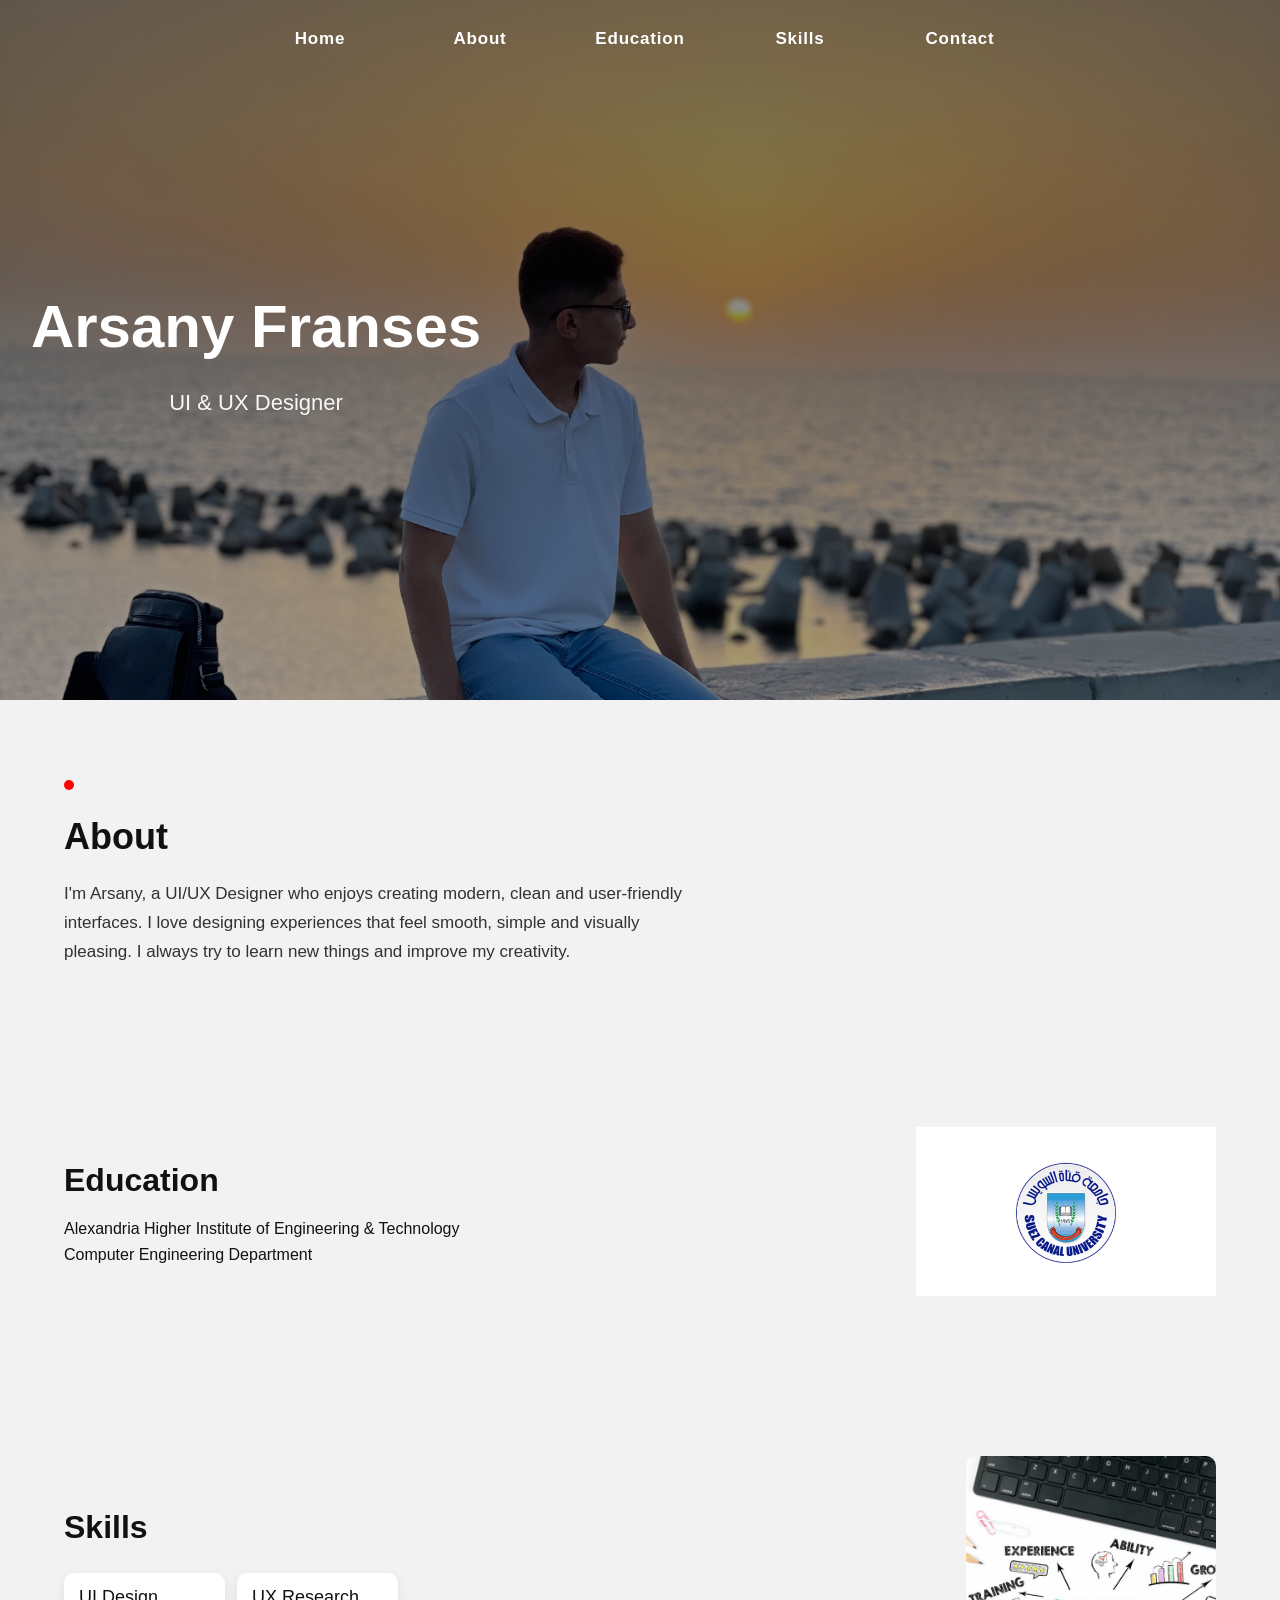
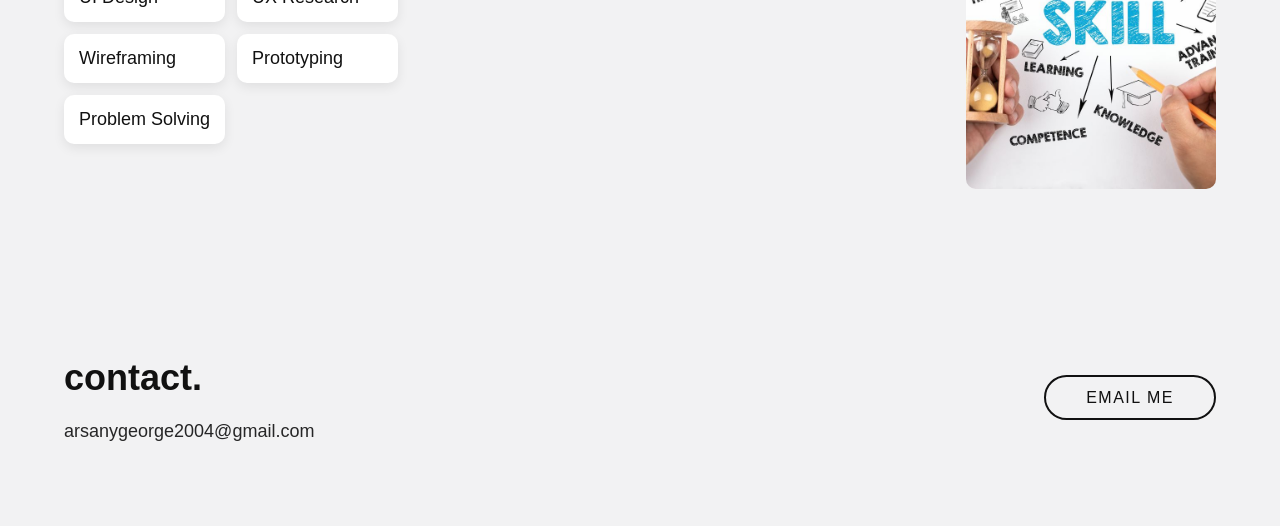
<file: index.html>
<!DOCTYPE html>
<html lang="en">
<head>
    <meta charset="UTF-8">
    <meta name="viewport" content="width=device-width, initial-scale=1.0">
    <title>Arsany Franses - Portfolio</title>
    <link rel="stylesheet" href="portfilio.css">
</head>
<body>


        <nav>
        <ul class="nav-links">
            <li><a href="#home">Home</a></li>
            <li><a href="#about">About</a></li>
            <li><a href="#education">Education</a></li>
            <li><a href="#skills">Skills</a></li>
            <li><a href="#contact">Contact</a></li>
        </ul>
    </nav> 

    <header class="hero">
        <img src="home.JPG" alt="Profile Background">
        <div class="hero-text">
            <h1>Arsany Franses</h1>
            <p>UI & UX Designer</p>
        </div>
    </header>

    <section id="about" class="about">
        <div class="container">
            <div class="about-text">
                <span class="dot"></span>
                <h2>About</h2>
                <p>
                    I'm Arsany, a UI/UX Designer who enjoys creating modern, clean and user-friendly interfaces.
                    I love designing experiences that feel smooth, simple and visually pleasing.
                    I always try to learn new things and improve my creativity.
                </p>
            </div>
        </div>
    </section>

    <section id="education" class="education">
        <div class="container">
            <img src="SCU-LOGO.png" class="edu-img" alt="">
            <div class="edu-text">
                <h2>Education</h2>
                <p>Alexandria Higher Institute of Engineering & Technology</p>
                <p>Computer Engineering Department</p>
            </div>
        </div>
    </section>

    <section id="skills" class="skills">
        <div class="container">
            <div class="skills-list">
                <h2>Skills</h2>
                <ul>
                    <li>UI Design</li>
                    <li>UX Research</li>
                    <li>Wireframing</li>
                    <li>Prototyping</li>
                    <li>Problem Solving</li>
                </ul>
            </div>

            <img src="skill.jpg" class="skills-img" alt="">
        </div>
    </section>

<section id="contact" class="contact">
    <div class="contact-left">
        <h2>contact.</h2>
        <p>arsanygeorge2004@gmail.com</p>
    </div>

    <div class="contact-right">
        <a href="mailto:arsany@gmail.com" class="email-btn">Email Me</a>
    </div>
</section>

</body>
</html>
</file>
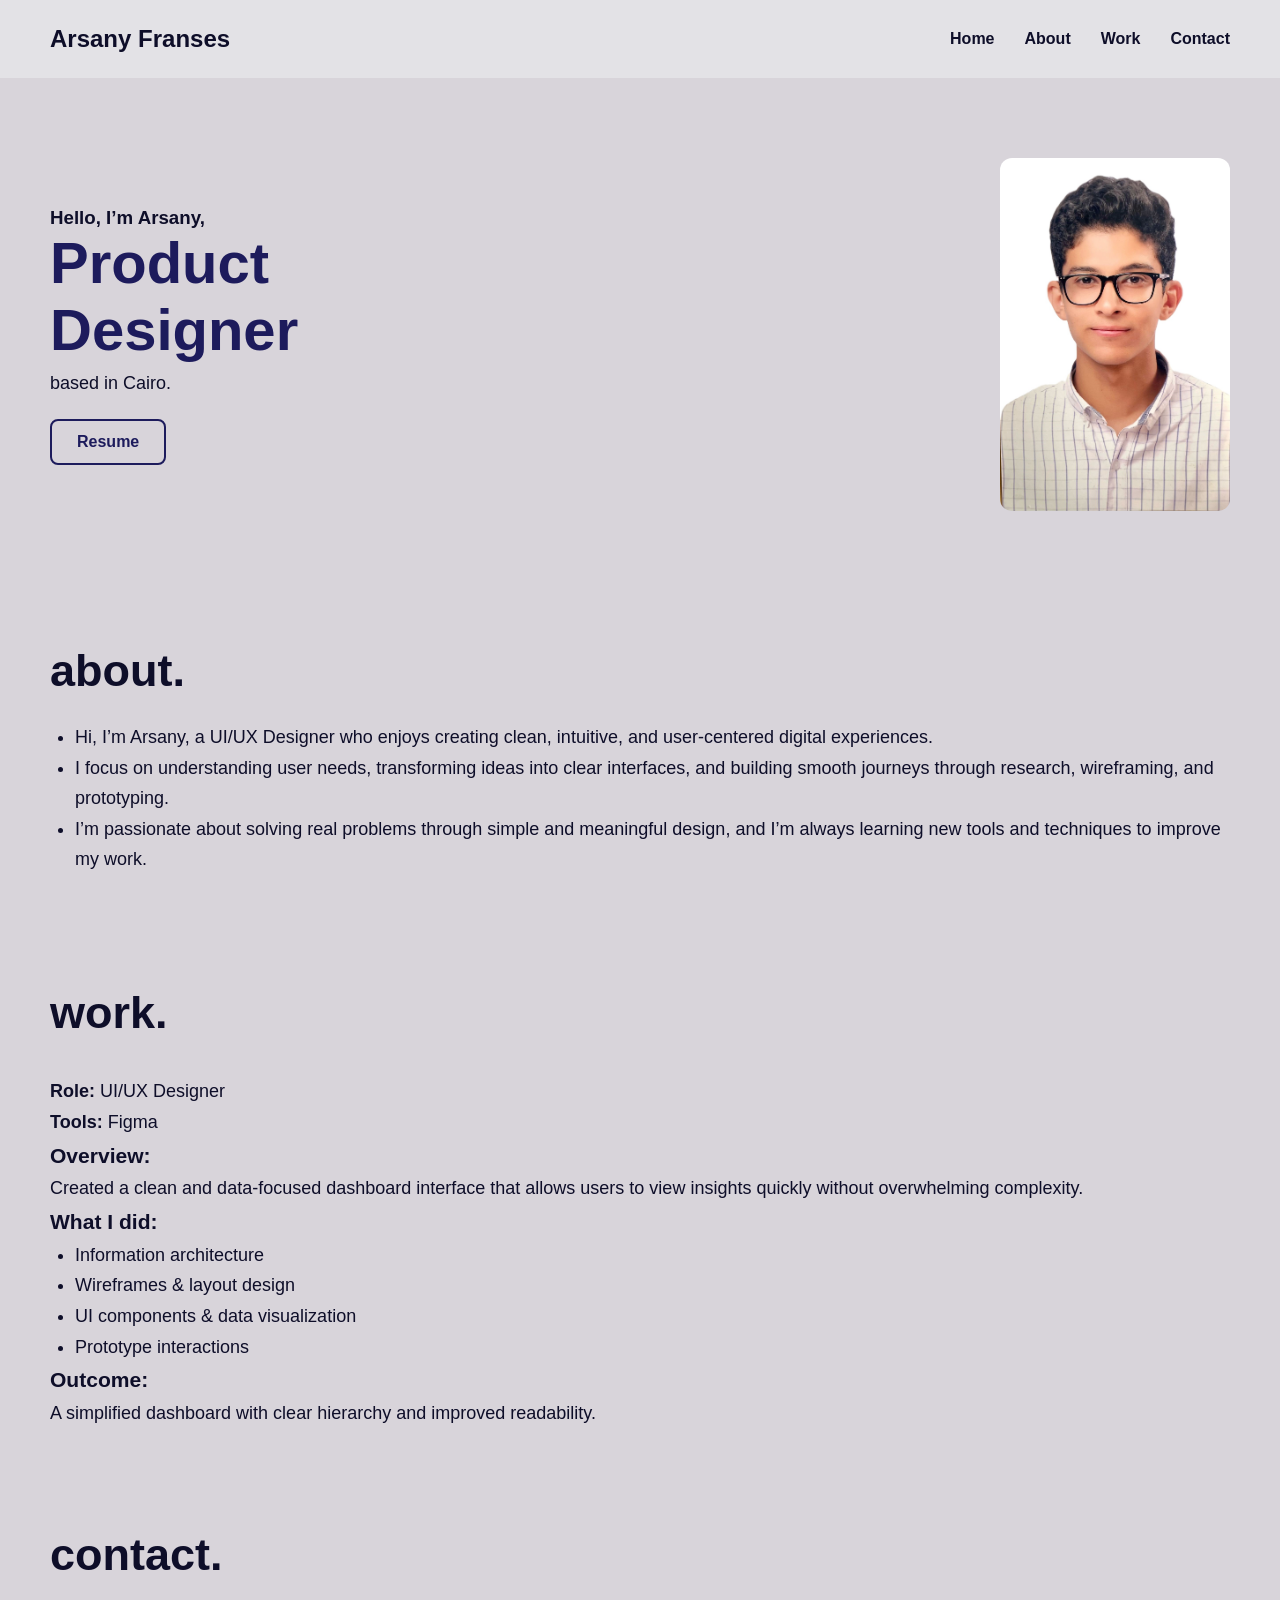
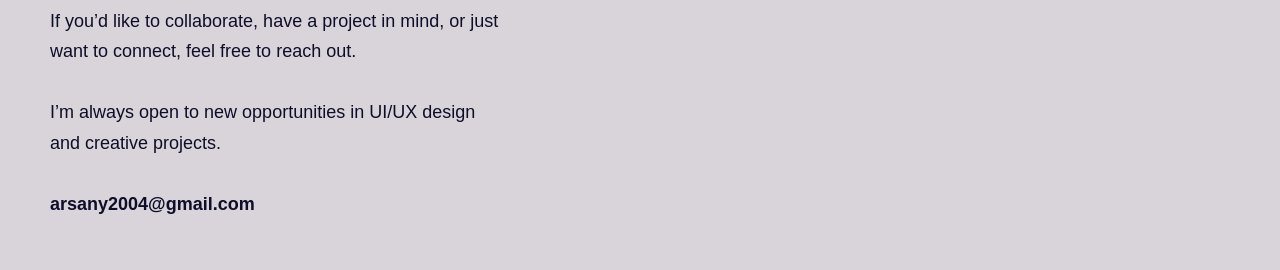
<file: portofilio.html>
<!DOCTYPE html>
<html lang="en">
<head>
    <meta charset="UTF-8" />
    <meta name="viewport" content="width=device-width, initial-scale=1.0" />
    <title>Arsany Portfolio</title>
    <link rel="stylesheet" href="port.css" />
</head>
<body>

    <nav>
        <h2 class="logo">Arsany Franses</h2>
        <ul class="nav-links">
            <li><a href="#home">Home</a></li>
            <li><a href="#about">About</a></li>
            <li><a href="#work">Work</a></li>
            <li><a href="#contact">Contact</a></li>
        </ul>
    </nav>

    <section id="home" class="hero">
        <div class="hero-text">
            <h3>Hello, I’m Arsany,</h3>
            <h1>Product<br>Designer</h1>
            <p>based in Cairo.</p>
            <a class="btn" href="#">Resume</a>
        </div>

        <div class="hero-img">
            <img src="porrrr.jpg" alt="Profile Photo of Arsany">
        </div>
    </section>

    <section id="about" class="about">
        <h2 class="section-title">about.</h2>
        <ul>
            <li>Hi, I’m Arsany, a UI/UX Designer who enjoys creating clean, intuitive, and user-centered digital experiences.</li>
            <li>I focus on understanding user needs, transforming ideas into clear interfaces, and building smooth journeys through research, wireframing, and prototyping.</li>
            <li>I’m passionate about solving real problems through simple and meaningful design, and I’m always learning new tools and techniques to improve my work.</li>
        </ul>
    </section>

    <section id="work" class="work">
        <h2 class="section-title">work.</h2>

        <p><strong>Role:</strong> UI/UX Designer</p>
        <p><strong>Tools:</strong> Figma</p>

        <h3>Overview:</h3>
        <p>
            Created a clean and data-focused dashboard interface that allows users
            to view insights quickly without overwhelming complexity.
        </p>

        <h3>What I did:</h3>
        <ul>
            <li>Information architecture</li>
            <li>Wireframes & layout design</li>
            <li>UI components & data visualization</li>
            <li>Prototype interactions</li>
        </ul>

        <h3>Outcome:</h3>
        <p>
            A simplified dashboard with clear hierarchy and improved readability.
        </p>
    </section>

    <section id="contact" class="contact">
        <h2 class="section-title">contact.</h2>

        <div class="contact-area">
            <p>
                If you’d like to collaborate, have a project in mind, or just want to connect,
                feel free to reach out.<br><br>
                I’m always open to new opportunities in UI/UX design and creative projects.
                <br><br>
                <strong>arsany2004@gmail.com</strong>
            </p>
        </div>

    </section>

</body>
</html>
</file>
<file: portfilio.css>
* {
    margin: 0;
    padding: 0;
    box-sizing: border-box;
    font-family: "Poppins", sans-serif;
}

body {
    background: #f2f2f3;
    color: #111;
    line-height: 1.6;
}

nav {
    position: absolute;
    top: 0;
    left: 0;
    width: 100%;
    padding: 25px 50px;
    display: flex;
    justify-content: center;
    z-index: 10;
    background: transparent;
}

.nav-links {
    display: flex;
    list-style: none;
    width: 100%;
    max-width: 800px;
    justify-content: space-between; 
}

.nav-links li {
    flex: 1;
    text-align: center;
}

.nav-links a {
    text-decoration: none;
    color: #fff;
    font-weight: 600;
    letter-spacing: 0.8px;
    font-size: 17px;
    transition: 0.3s ease;
}

.nav-links a:hover {
    color: #ffd254;
}

.hero {
    position: relative;
    width: 100%;
    height: 700px;
    overflow: hidden;
}

.hero img {
    width: 100%;
    height: 100%;
    object-fit: cover;
    display: block;
}

.hero::after {
    content: "";
    position: absolute;
    top: 0;
    left: 0;
    width: 100%;
    height: 100%;
    background: linear-gradient(rgba(0,0,0,0.55), rgba(0,0,0,0.35));
    z-index: 1;
}

.hero-text {
    position: absolute;
    top: 50%;
    left: 20%;
    transform: translate(-50%, -50%);
    text-align: center;
    color: #fff;
    z-index: 5;
}

.hero-text h1 {
    font-size: 60px;
    font-weight: 700;
    margin-bottom: 10px;
}

.hero-text p {
    font-size: 22px;
    opacity: 0.95;
}

.container {
    width: 90%;
    max-width: 1200px;
    margin: auto;
    display: flex;
    align-items: center;
    justify-content: space-between;
    padding: 80px 0;
    gap: 50px;
}

.about-img {
    width: 280px;
    border-radius: 10px;
}

.about-text {
    width: 55%;
    position: relative;
}

.about-text h2 {
    font-size: 36px;
    margin-bottom: 15px;
    font-weight: 600;
}

.about-text p {
    line-height: 1.7;
    font-size: 17px;
    opacity: .85;
}

.dot {
    width: 10px;
    height: 10px;
    background: red;
    display: inline-block;
    border-radius: 50%;
    margin-bottom: 10px;
}

.education .container {
    flex-direction: row-reverse;
}

.education .edu-img {
    width: 300px;
}

.education .edu-text h2 {
    font-size: 32px;
    margin-bottom: 10px;
    font-weight: 600;
}

.skills-list h2 {
    font-size: 32px;
    margin-bottom: 20px;
    font-weight: 600;
}

.skills-list ul {
    list-style: none;
    display: grid;
    grid-template-columns: repeat(2, 1fr);
    gap: 12px;
}

.skills-list ul li {
    padding: 10px 15px;
    background: white;
    border-radius: 10px;
    box-shadow: 0 4px 12px rgba(0,0,0,.08);
    font-size: 18px;
    transition: 0.3s;
}

.skills-list ul li:hover {
    transform: translateY(-3px);
    box-shadow: 0 6px 15px rgba(0,0,0,.15);
}

.skills-img {
    width: 250px;
    border-radius: 10px;
}

.contact {
    width: 90%;
    max-width: 1200px;
    margin: auto;
    display: flex;
    justify-content: space-between;
    align-items: center;
    padding: 80px 0;
}

.contact-left h2 {
    font-size: 36px;
    font-weight: 600;
    margin-bottom: 10px;
}

.contact-left p {
    font-size: 18px;
    opacity: 0.9;
}

.email-btn {
    padding: 12px 40px;
    border: 2px solid #111;
    border-radius: 30px;
    text-decoration: none;
    color: #111;
    font-weight: 500;
    letter-spacing: 1.5px;
    text-transform: uppercase;
    transition: 0.3s ease;
}

.email-btn:hover {
    background: #111;
    color: #fff;
    transform: translateY(-3px);
}

html {
  scroll-behavior: smooth;
}


@media(max-width: 900px) {
    .container {
        flex-direction: column;
        text-align: center;
    }

    .contact {
        flex-direction: column;
        text-align: center;
        gap: 25px;
    }

    .skills-list ul {
        grid-template-columns: 1fr;
    }

    .hero-text h1 {
        font-size: 48px;
    }

    .hero-text p {
        font-size: 18px;
    }
}

@media(max-width: 500px) {
    .hero-text h1 {
        font-size: 32px;
    }

    .hero-text p {
        font-size: 16px;
    }
}
</file>
<file: port.css>
* {
    margin: 0;
    padding: 0;
    font-family: "Arial", sans-serif;
    box-sizing: border-box;
}

body {
    background: #d8d4da;
    color: #0e0e29;
}

nav {
    display: flex;
    justify-content: space-between;
    align-items: center;
    padding: 25px 50px;
    background: #e3e2e6;
    flex-wrap: wrap;
}

nav ul {
    display: flex;
    list-style: none;
    gap: 30px;
    flex-wrap: wrap;
}

nav a {
    text-decoration: none;
    color: #0e0e29;
    font-weight: 600;
    transition: color 0.3s;
}

nav a:hover {
    color: #1d1b5c;
}

.hero {
    display: flex;
    justify-content: space-between;
    align-items: center;
    padding: 80px 50px;
    flex-wrap: wrap;
    gap: 30px;
}

.hero-text h1 {
    font-size: 58px;
    font-weight: 900;
    color: #1d1b5c;
}

.hero-text p {
    margin: 10px 0;
    font-size: 18px;
}

.btn {
    display: inline-block;
    padding: 12px 25px;
    border: 2px solid #1d1b5c;
    border-radius: 8px;
    margin-top: 15px;
    text-decoration: none;
    color: #1d1b5c;
    font-weight: bold;
    transition: all 0.3s;
}

.btn:hover {
    background-color: #1d1b5c;
    color: #fff;
}

.hero-img img {
    width: 230px;
    border-radius: 12px;
    object-fit: cover;
}

.section-title {
    font-size: 45px;
    font-weight: 900;
    margin-bottom: 25px;
}

.about {
    padding: 50px;
}

.about ul {
    list-style: disc;
    margin-left: 25px;
    font-size: 18px;
    line-height: 1.7;
}

.work {
    padding: 50px;
    font-size: 18px;
    line-height: 1.7;
}

.work ul {
    margin-left: 25px;
}

.contact {
    padding: 50px;
}

.contact-area {
    display: flex;
    gap: 30px;
    align-items: center;
    flex-wrap: wrap;
}

.contact-area img {
    width: 250px;
    border-radius: 10px;
    object-fit: cover;
}

.contact p {
    font-size: 18px;
    line-height: 1.7;
    max-width: 450px;
}

@media (max-width: 900px) {
    .hero {
        flex-direction: column;
        text-align: center;
    }
    .hero-img img {
        width: 200px;
    }
    nav ul {
        gap: 15px;
    }
    .contact-area {
        flex-direction: column;
        text-align: center;
    }
    .contact-area img {
        width: 200px;
    }
}
</file>
